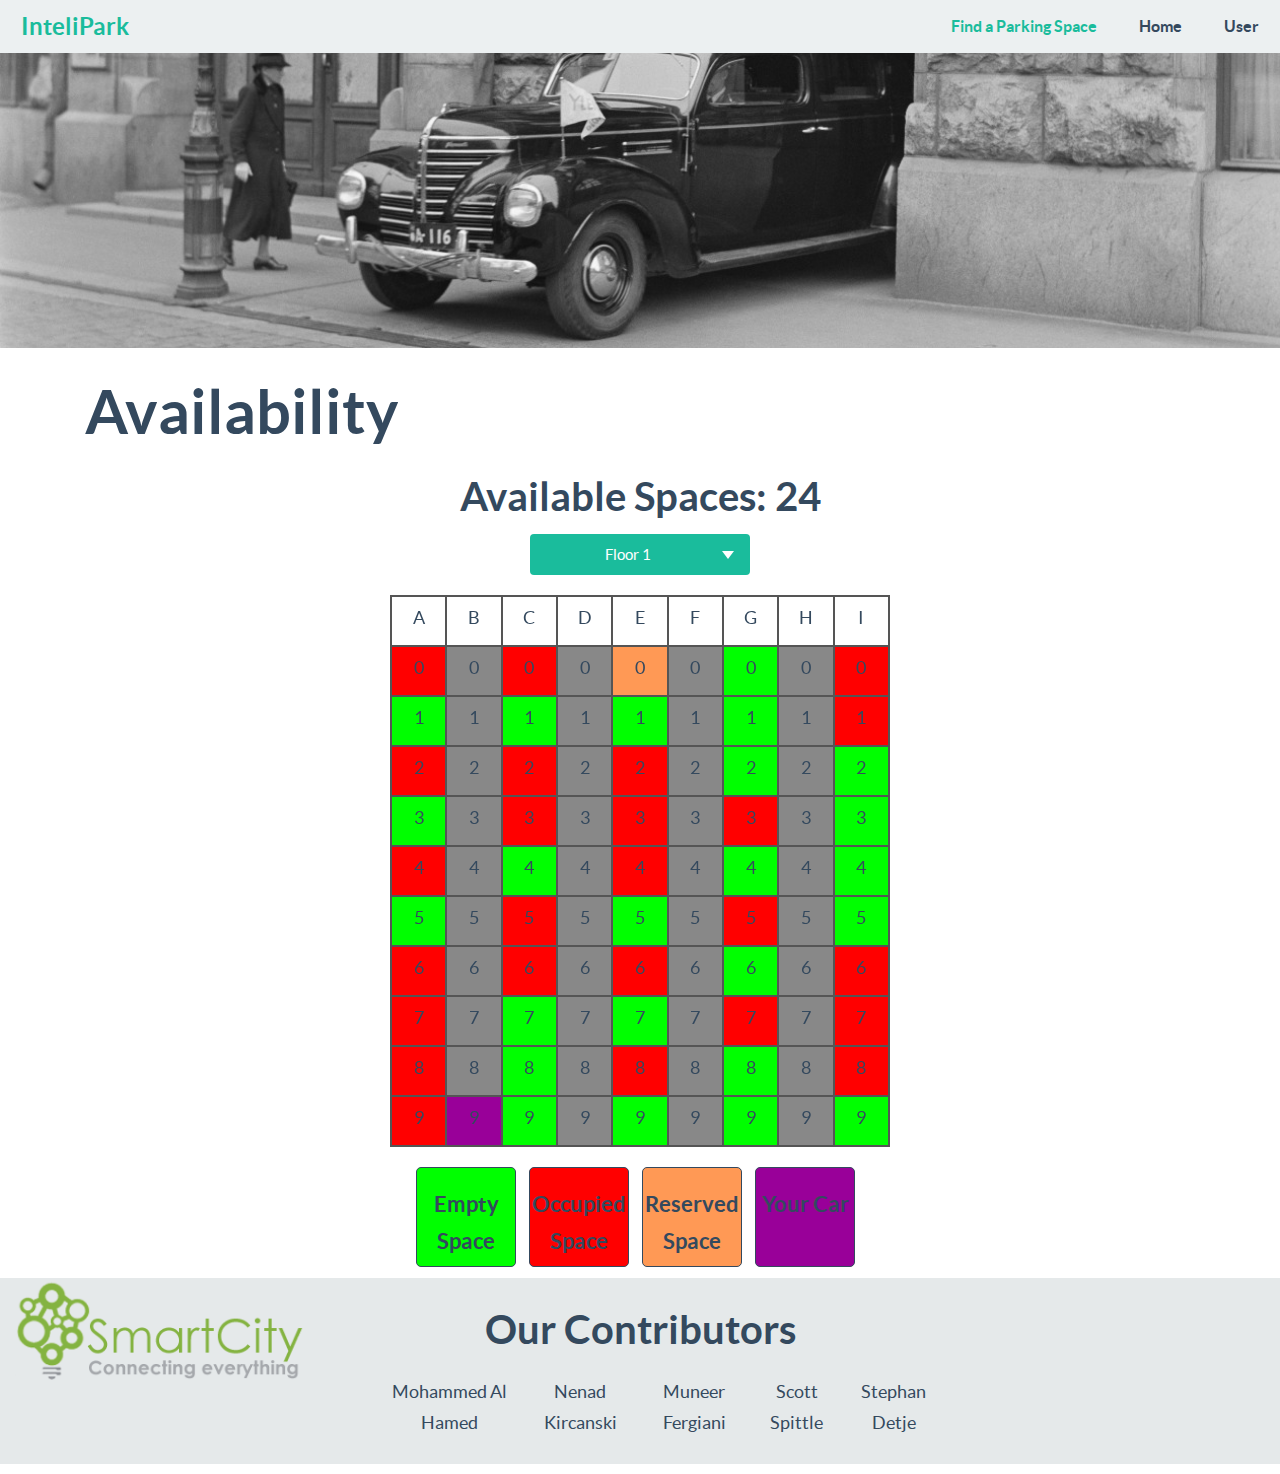
<file: index.html>
<!DOCTYPE html>
<html lang="en">
	<head>
		<meta charset="utf-8">
		<title>IntelliPark</title>
		<meta name="viewport" content="width=device-width, initial-scale=1.0">
		
		<!-- Loading Bootstrap -->
		<link href="css/vendor/bootstrap.min.css" rel="stylesheet">
		<!-- Loading Flat UI -->
		<link href="css/flat-ui.min.css" rel="stylesheet">
		<link rel="shortcut icon" href="img/favicon.ico">
		
		<link href="css/styles.css" rel="stylesheet">
		<!-- HTML5 shim, for IE6-8 support of HTML5 elements. All other JS at the end of file. -->
		<!--[if lt IE 9]>
		<script src="js/vendor/html5shiv.js"></script>
		<script src="js/vendor/respond.min.js"></script>
		<![endif]-->
		<script src="js/parkingModel.js"></script>
	</head>
	<body>
		
		<div class="navbar navbar-default navbar-fixed-top" role="navigation">
			<div class="container-fluid">
				<div class="navbar-header">
					<button type="button" class="navbar-toggle" data-toggle="collapse" data-target=".navbar-collapse">
					<span class="sr-only">Toggle navigation</span>
					</button>
					<a class="navbar-brand" href="#">InteliPark</a>
				</div>
				<div class="navbar-collapse collapse">
					<ul class="nav navbar-nav navbar-right">
						<li class="active"><a href="index.html">Find a Parking Space</a></li>
						<li><a href="index.html">Home</a></li>
						<li><a href="loginPage.html">User</a></li>
						<!--<li class="dropdown">
							<a href="#" class="dropdown-toggle" data-toggle="dropdown">Dropdown<b class="caret"></b></a>
							<ul class="dropdown-menu">
								<li><a href="userPreferences.html">Preferences</a></li>
								<li class="divider"></li>
							</ul>
						</li>-->
					</ul>
				</div>
				<!--/.nav-collapse -->
			</div>
		</div>
		<!--end of navbar-->
		<img id="banner" src="img/pictures/banner.png">
		<div class="container">
			<div class="col-lg-12">
         		<h1>Availability</h1>
				<h3 id="spaceCount">Available: 00</h3>
				<div class = "row">
					<div class = "col-sm-4 col-sm-offset-4 text-center">
						<select id="gridSelect" class="form-control select select-primary select-block mbl center" onchange="changeFunc();">
							<optgroup label="Floors">
								<option value="0">Floor 1</option>
								<option value="1">Floor 2</option>
								<option value="2">Floor 3</option>
							</optgroup>
						</select>
					</div>
				</div>
				<div id="detailPerspective">
					<!--parking table-->
					<table id="parkingTable" class="table responsive-table" align="center">
						<tbody>
						</tbody>
					</table>
				</div>
				<div class = "row">
					<div class="key col-sm-6 col-sm-offset-3 text-center">
						<ul>
							<li><span class="fui-checkbox-unchecked" style = "background-color:#0f0">Empty Space</span></li>
							<li><span class="fui-checkbox-unchecked" style = "background-color:#f00">Occupied Space</span></li>
							<li><span class="fui-checkbox-unchecked" style = "background-color:#f95">Reserved Space</span></li>
							<li><span class="fui-checkbox-unchecked" style = "background-color:#909">Your Car</span></li>
						</ul>
					</div>
				</div>
			</div>
		</div>
		<div id="footer">
			<div class="footerContainer">
				<img class="cityIcon col-md-3" src="img/smartCityIcon.png">
				<div class="contributorContainer col-md-6 ">
					<h3>Our Contributors</h3>
					<ul class="contributorList">
						<li>Mohammed Al Hamed</li>
						<li>Nenad Kircanski</li>
						<li>Muneer Fergiani</li>
						<li>Scott Spittle</li>
						<li>Stephan Detje</li>
					</ul>
				</div>
			</div>
		</div>
		
		<!-- jQuery (necessary for Flat UI's JavaScript plugins) -->
		<script src="js/vendor/jquery.min.js"></script>
		<!-- Include all compiled plugins (below), or include individual files as needed -->
		<script src="js/vendor/video.js"></script>
		<script src="js/flat-ui.min.js"></script>
		
		<script src = "js/carController.js"></script>
		<script src = "js/parkingSpace.js"></script>
		<script>
		$("select").select2({dropdownCssClass: 'dropdown-inverse'});
		function changeFunc(){
			 initializeParkingModel(rows, cols)
		}
		</script>
	</body>
</html>
</file>
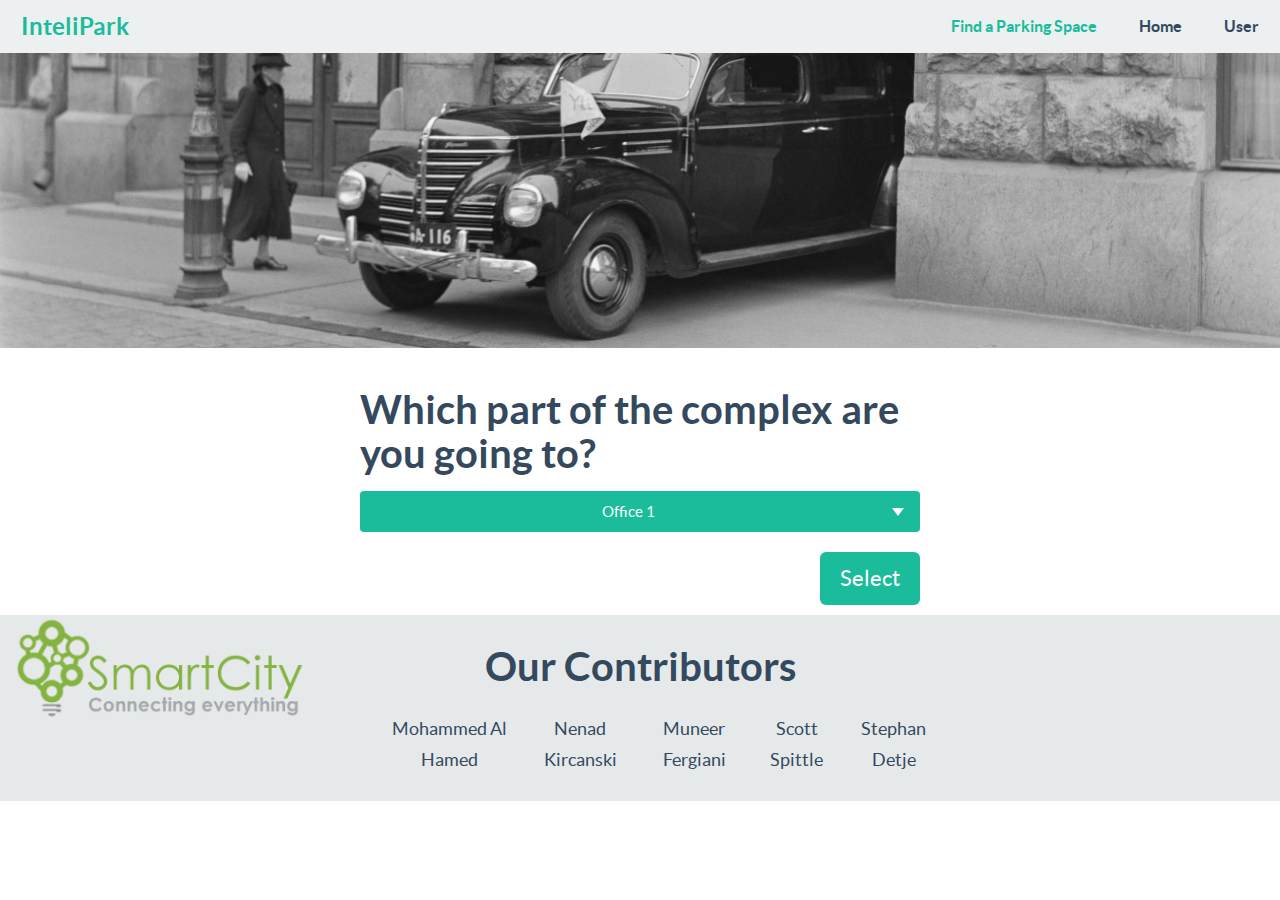
<file: destination.html>
<!DOCTYPE html>
<html lang="en">
  <head>
    <meta charset="utf-8">
    <title>IntelliPark</title>
    <meta name="viewport" content="width=device-width, initial-scale=1.0">
    
    <!-- Loading Bootstrap -->
    <link href="css/vendor/bootstrap.min.css" rel="stylesheet">
    <!-- Loading Flat UI -->
    <link href="css/flat-ui.min.css" rel="stylesheet">
    <link rel="shortcut icon" href="img/favicon.ico">
    
    <link href="css/styles.css" rel="stylesheet">
    <!-- HTML5 shim, for IE6-8 support of HTML5 elements. All other JS at the end of file. -->
    <!--[if lt IE 9]>
    <script src="js/vendor/html5shiv.js"></script>
    <script src="js/vendor/respond.min.js"></script>
    <![endif]-->
  </head>
  <body>
    
    <div class="navbar navbar-default navbar-fixed-top" role="navigation">
      <div class="container-fluid">
        <div class="navbar-header">
          <button type="button" class="navbar-toggle" data-toggle="collapse" data-target=".navbar-collapse">
          <span class="sr-only">Toggle navigation</span>
          </button>
          <a class="navbar-brand" href="#">InteliPark</a>
        </div>
        <div class="navbar-collapse collapse">
          <ul class="nav navbar-nav navbar-right">
            <li class="active"><a href="index.html">Find a Parking Space</a></li>
            <li><a href="index.html">Home</a></li>
            <li><a href="loginPage.html">User</a></li>
            <!--<li class="dropdown">
              <a href="#" class="dropdown-toggle" data-toggle="dropdown">Dropdown<b class="caret"></b></a>
              <ul class="dropdown-menu">
                <li><a href="userPreferences.html">Preferences</a></li>
                <li class="divider"></li>
              </ul>
            </li>-->
          </ul>
        </div>
        <!--/.nav-collapse -->
      </div>
    </div>
    <img id="banner" src="img/pictures/banner.png">
    <div class="wrapContent container">
      
      <div class = "row">
        <div class = "col-md-6 col-md-offset-3">
          
          
          <div class="form-group">
            <h3>Which part of the complex are you going to?</h3>
            
            <select class="form-control select select-primary select-block mbl text-center">
              <optgroup label="Offices">
                <option value="0">Office 1</option>
                <option value="1">Office 2</option>
              </optgroup>
            </select>
            <a href="mapScreen.html">
            <button class="btn btn-hg btn-primary pull-right">Select</button></a>

          </div>
          
        </div>
        
      </div>
    </div>
    <div id="footer">
      <div class="footerContainer">
        <img class="cityIcon col-md-3" src="img/smartCityIcon.png">
        <div class="contributorContainer col-md-6">
          <h3>Our Contributors</h3>
          <ul class="contributorList">
            <li>Mohammed Al Hamed</li>
            <li>Nenad Kircanski</li>
            <li>Muneer Fergiani</li>
            <li>Scott Spittle</li>
            <li>Stephan Detje</li>
          </ul>
        </div>
      </div>
    </div>
    
    <!-- jQuery (necessary for Flat UI's JavaScript plugins) -->
    <script src="js/vendor/jquery.min.js"></script>
    <!-- Include all compiled plugins (below), or include individual files as needed -->
    <script src="js/vendor/video.js"></script>
    <script src="js/flat-ui.min.js"></script>
    <script>$("select").select2({dropdownCssClass: 'dropdown-inverse'});
            $("option").onclick(function(){

            });
    </script>
    
    
  </body>
</html>
</file>
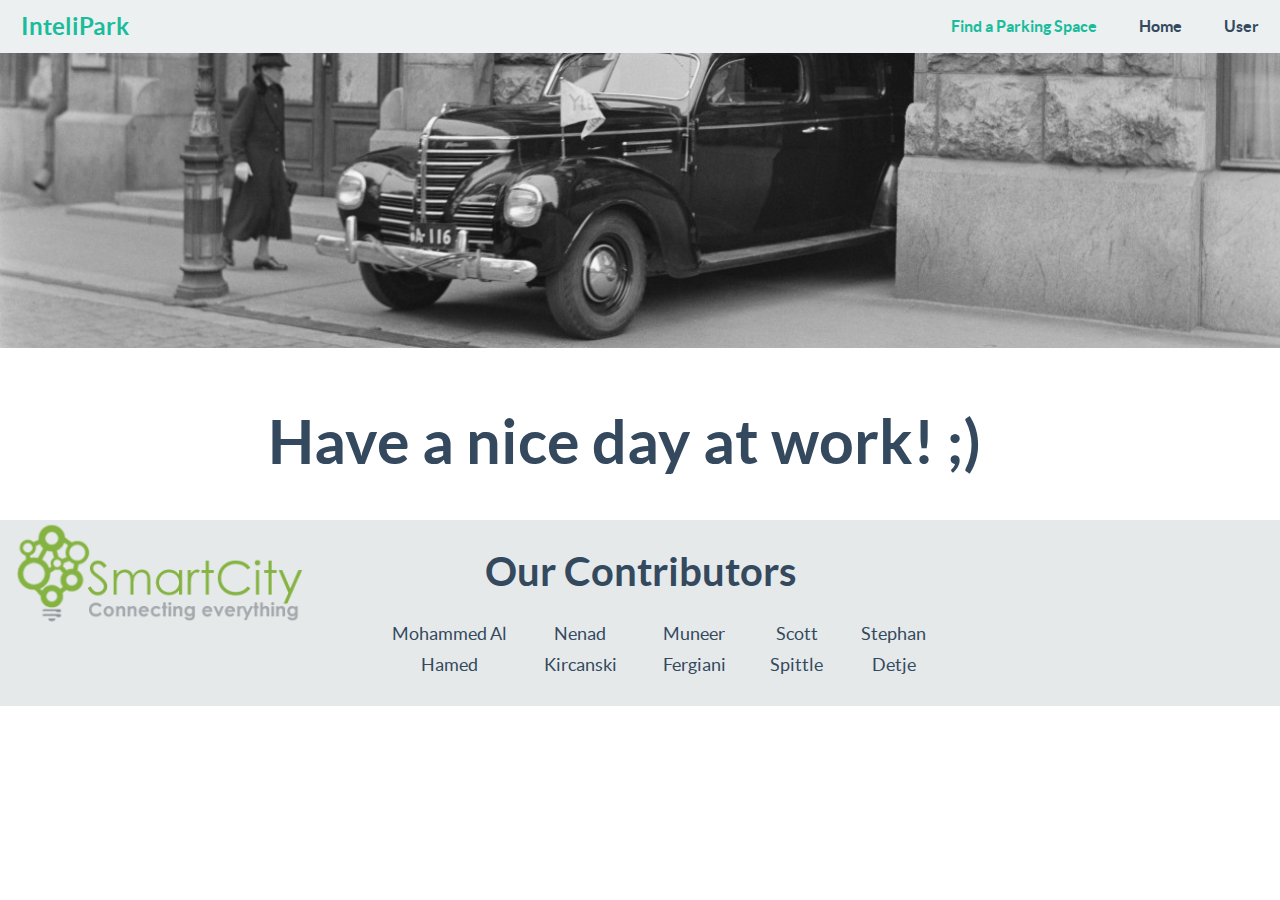
<file: endScreen.html>
<!DOCTYPE html>
<html lang="en">
  <head>
    <meta charset="utf-8">
    <title>IntelliPark</title>
    <meta name="viewport" content="width=device-width, initial-scale=1.0">
    
    <!-- Loading Bootstrap -->
    <link href="css/vendor/bootstrap.min.css" rel="stylesheet">
    <!-- Loading Flat UI -->
    <link href="css/flat-ui.min.css" rel="stylesheet">
    <link rel="shortcut icon" href="img/favicon.ico">
    
    <link href="css/styles.css" rel="stylesheet">
    <!-- HTML5 shim, for IE6-8 support of HTML5 elements. All other JS at the end of file. -->
    <!--[if lt IE 9]>
    <script src="js/vendor/html5shiv.js"></script>
    <script src="js/vendor/respond.min.js"></script>
    <![endif]-->
  </head>
  <body>
    <div class="navbar navbar-default navbar-fixed-top" role="navigation">
      <div class="container-fluid">
        <div class="navbar-header">
          <button type="button" class="navbar-toggle" data-toggle="collapse" data-target=".navbar-collapse">
          <span class="sr-only">Toggle navigation</span>
          </button>
          <a class="navbar-brand" href="#">InteliPark</a>
        </div>
        <div class="navbar-collapse collapse">
          <ul class="nav navbar-nav navbar-right">
            <li class="active"><a href="index.html">Find a Parking Space</a></li>
            <li><a href="index.html">Home</a></li>
            <li><a href="loginPage.html">User</a></li>
            <!--li class="dropdown">
              <a href="#" class="dropdown-toggle" data-toggle="dropdown">Dropdown<b class="caret"></b></a>
              <ul class="dropdown-menu">
                <li><a href="userPreferences.html">Preferences</a></li>
                <li class="divider"></li>
              </ul>
            </li>-->
          </ul>
        </div>
        <!--/.nav-collapse -->
      </div>
    </div>
    <img id="banner" src="img/pictures/banner.png">
    <div class="wrapContent">
      <div id ="registration" class = "container">
        <div class = "row">
          <div class = "col-md-8 col-md-offset-2">
            
            <h1>Have a nice day at work! ;)</h1>
            
            </a>
          </div>
        </div>
      </div>
    </div>

    <div id="footer">
      <div class="footerContainer">
        <img class="cityIcon col-md-3" src="img/smartCityIcon.png">
        <div class="contributorContainer col-md-6">
          <h3>Our Contributors</h3>
          <ul class="contributorList">
            <li>Mohammed Al Hamed</li>
            <li>Nenad Kircanski</li>
            <li>Muneer Fergiani</li>
            <li>Scott Spittle</li>
            <li>Stephan Detje</li>
          </ul>
        </div>
      </div>
    </div>
    
    <!-- jQuery (necessary for Flat UI's JavaScript plugins) -->
    <script src="js/vendor/jquery.min.js"></script>
    <!-- Include all compiled plugins (below), or include individual files as needed -->
    <script src="js/vendor/video.js"></script>
    <script src="js/flat-ui.min.js"></script>
    
  </body>
</html>
</file>
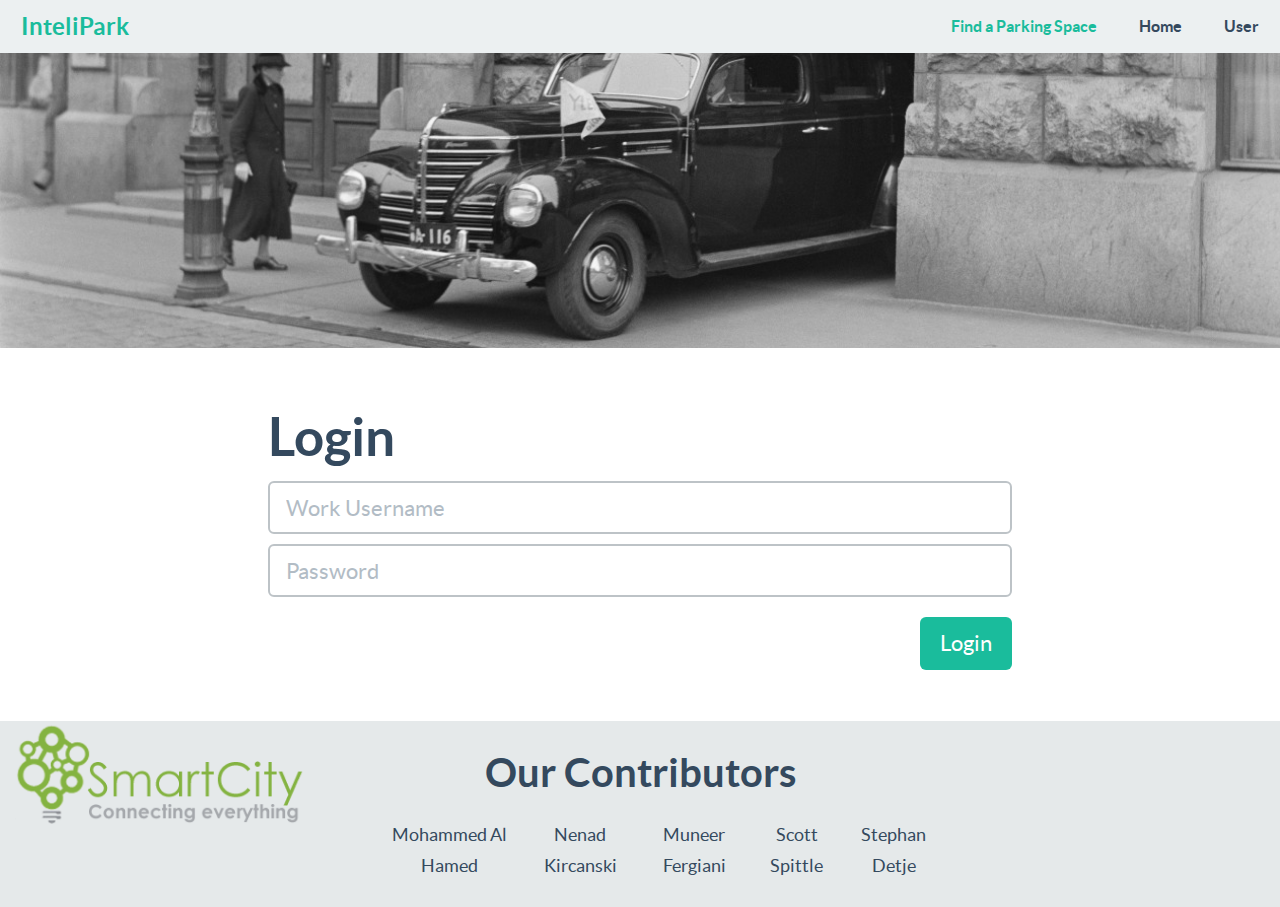
<file: loginPage.html>
<!DOCTYPE html>
<html lang="en">
  <head>
    <meta charset="utf-8">
    <title>IntelliPark</title>
    <meta name="viewport" content="width=device-width, initial-scale=1.0">

	
    <!-- Loading Bootstrap -->
    <link href="css/vendor/bootstrap.min.css" rel="stylesheet">

    <!-- Loading Flat UI -->
    <link href="css/flat-ui.min.css" rel="stylesheet">

    <link rel="shortcut icon" href="img/favicon.ico">
	
	<link href="css/styles.css" rel="stylesheet">
    <!-- HTML5 shim, for IE6-8 support of HTML5 elements. All other JS at the end of file. -->
    <!--[if lt IE 9]>
      <script src="js/vendor/html5shiv.js"></script>
      <script src="js/vendor/respond.min.js"></script>
    <![endif]-->

  </head>
  <body>
    
    <div class="navbar navbar-default navbar-fixed-top" role="navigation">
      <div class="container-fluid">
        <div class="navbar-header">
          <button type="button" class="navbar-toggle" data-toggle="collapse" data-target=".navbar-collapse">
          <span class="sr-only">Toggle navigation</span>
          </button>
          <a class="navbar-brand" href="#">InteliPark</a>
        </div>
        <div class="navbar-collapse collapse">
          <ul class="nav navbar-nav navbar-right">
            <li class="active"><a href="index.html">Find a Parking Space</a></li>
            <li><a href="index.html">Home</a></li>
            <li><a href="loginPage.html">User</a></li>
            <!--<li class="dropdown">
              <a href="#" class="dropdown-toggle" data-toggle="dropdown">Dropdown<b class="caret"></b></a>
              <ul class="dropdown-menu">
                <li><a href="userPreferences.html">Preferences</a></li>
                <li class="divider"></li>
              </ul>
            </li>-->
          </ul>
        </div>
        <!--/.nav-collapse -->
      </div>
    </div>

    <img id="banner" src="img/pictures/banner.png">

    <div class="wrapContent">
       <div id ="registration" class = "container">
          <div class = "row">
            <div class = "col-md-8 col-md-offset-2">
              
              
                <h2>Login</h2>
                <div class="form-group">
                  <input type="text" id = "user" placeholder="Work Username" class="form-control input-hg" />
                  <input type="password" placeholder="Password" class="form-control input-hg" />
                </div>
                <a href="destination.html"><button class="btn btn-hg btn-primary pull-right">
                Login
              </button>
              </a>
              
            </div>
          </div>
       </div>
    </div>

      <div id = "footer" class="footer container">
        <div  class = "row">
          <img class="col-md-3" src="img/smartCityIcon.png">
                  <div class="col-md-6 text-center">
                    <h3>Our Contributors</h3>
                    <ul class="contributorList">
                      <li>Mohammed Al Hamed</li>
                      <li>Nenad Kircanski</li>
                      <li>Muneer Fergiani</li>
                      <li>Scott Spittle</li>
                      <li>Stephan Detje</li>
                    </ul>
                </div>
        </div>
      </div>
	
    <!-- jQuery (necessary for Flat UI's JavaScript plugins) -->
    <script src="js/vendor/jquery.min.js"></script>
    <!-- Include all compiled plugins (below), or include individual files as needed -->
    <script src="js/vendor/video.js"></script>
    <script src="js/flat-ui.min.js"></script>
	   <script>
      $(".fade").hide(0).delay(500).fadeIn(3000);
    </script>
  </body>
</html>
</file>
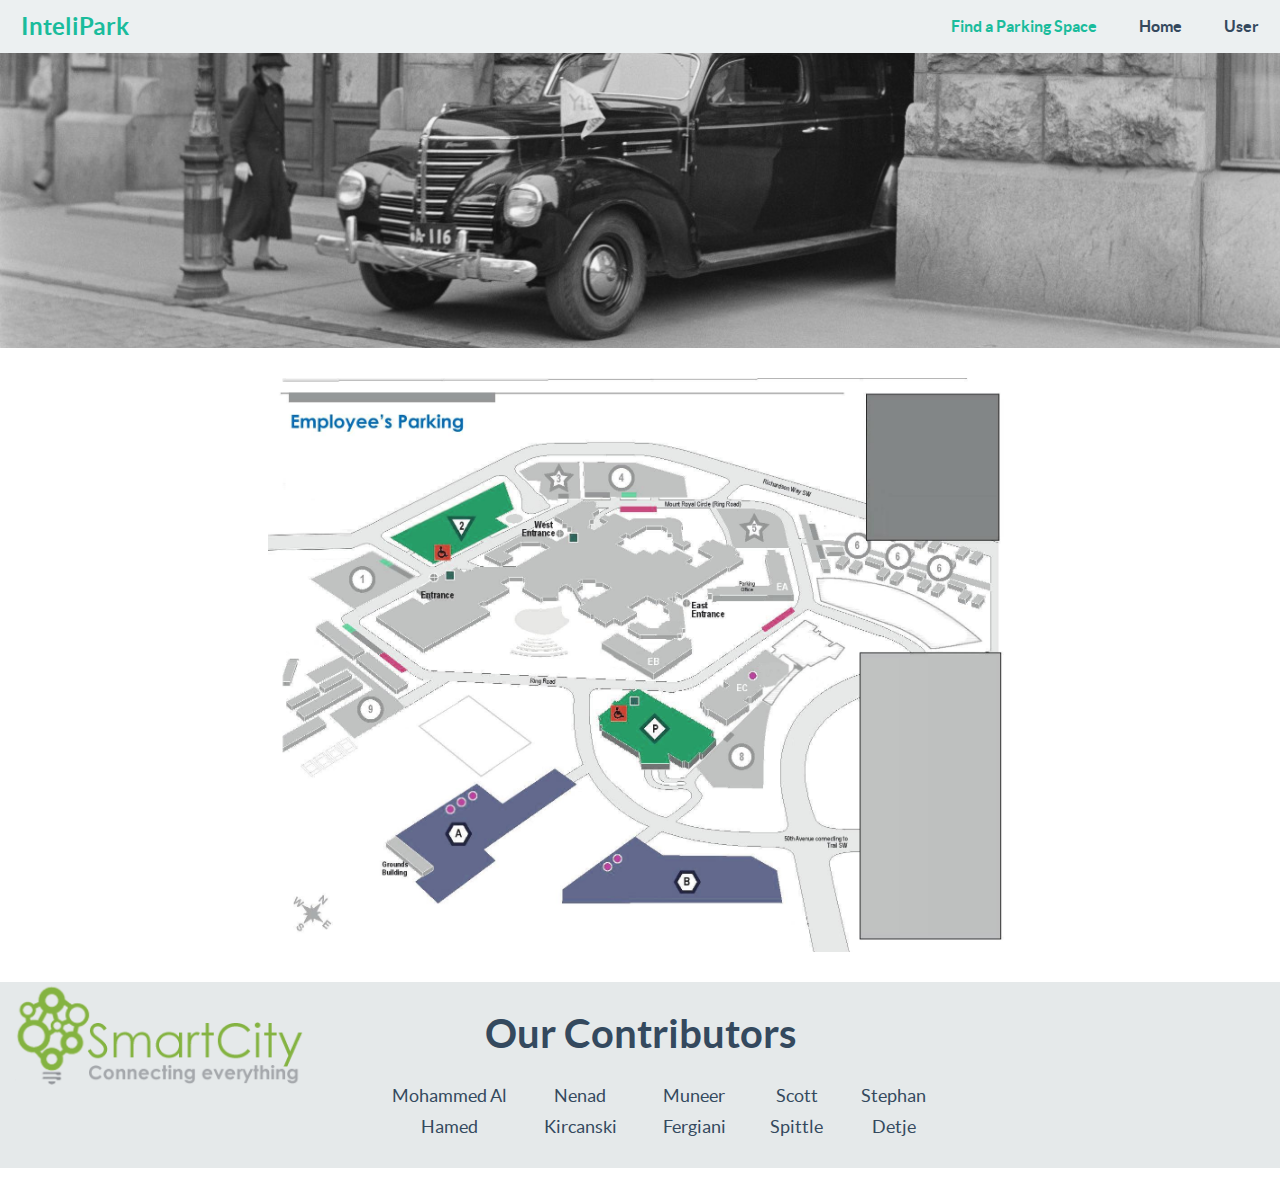
<file: mapScreen.html>
<!DOCTYPE html>
<html lang="en">
  <head>
    <meta charset="utf-8">
    <title>IntelliPark</title>
    <meta name="viewport" content="width=device-width, initial-scale=1.0">
    
    <!-- Loading Bootstrap -->
    <link href="css/vendor/bootstrap.min.css" rel="stylesheet">
    <!-- Loading Flat UI -->
    <link href="css/flat-ui.min.css" rel="stylesheet">
    <link rel="shortcut icon" href="img/favicon.ico">
    
    <link href="css/styles.css" rel="stylesheet">
    <!-- HTML5 shim, for IE6-8 support of HTML5 elements. All other JS at the end of file. -->
    <!--[if lt IE 9]>
    <script src="js/vendor/html5shiv.js"></script>
    <script src="js/vendor/respond.min.js"></script>
    <![endif]-->
    
  </head>
  <body>
    
    <div id="#wrapper">
        <div class="navbar navbar-default navbar-fixed-top" role="navigation">
          <div class="container-fluid">
            <div class="navbar-header">
              <button type="button" class="navbar-toggle" data-toggle="collapse" data-target=".navbar-collapse">
              <span class="sr-only">Toggle navigation</span>
              </button>
              <a class="navbar-brand" href="#">InteliPark</a>
            </div>
            <div class="navbar-collapse collapse">
              <ul class="nav navbar-nav navbar-right">
                <li class="active"><a href="index.html">Find a Parking Space</a></li>
                <li><a href="index.html">Home</a></li>
                <li><a href="loginPage.html">User</a></li>
                <!--<li class="dropdown">
                  <a href="#" class="dropdown-toggle" data-toggle="dropdown">Dropdown<b class="caret"></b></a>
                  <ul class="dropdown-menu">
                    <li><a href="userPreferences.html">Preferences</a></li>
                    <li class="divider"></li>
                  </ul>
                </li>-->
              </ul>
            </div>
            <!--/.nav-collapse -->
          </div>
        </div>
          <!--end of navbar-->
          <img id="banner" src="img/pictures/banner.png">
          <div class="wrapContent">
            <div id ="registration" class = "container">
              <div class = "row">
                <div class = "col-md-8 col-md-offset-2">
                  
                  <a href="index.html"><img class = "img-responsive" src="img/overviewMap.jpg"></a>
                  
                </div>
              </div>
            </div>
          </div>
          <div id="footer">
            <div class="footerContainer">
              <img class="cityIcon col-md-3" src="img/smartCityIcon.png">
              <div class="contributorContainer col-md-6">
                <h3>Our Contributors</h3>
                <ul class="contributorList">
                  <li>Mohammed Al Hamed</li>
                  <li>Nenad Kircanski</li>
                  <li>Muneer Fergiani</li>
                  <li>Scott Spittle</li>
                  <li>Stephan Detje</li>
                </ul>
              </div>
            </div>
          </div>
    </div>
    
    <!-- jQuery (necessary for Flat UI's JavaScript plugins) -->
    <script src="js/vendor/jquery.min.js"></script>
    <!-- Include all compiled plugins (below), or include individual files as needed -->
    <script src="js/vendor/video.js"></script>
    <script src="js/flat-ui.min.js"></script>
    <script >
    $(document).ready(function() {
      $('#wrapper').fadeIn();
    });

    window.addEventListener("keydown", function(e) {
    // space and arrow keys
    if([32, 37, 38, 39, 40].indexOf(e.keyCode) > -1) {
        e.preventDefault();
    }
}, false);
    </script>
    
    
  </body>
</html>
</file>
<file: css/styles.css>
html, body{
	//padding-top: 25px;
	height: 100%;
}

.navbar {
	margin-bottom: 0 !important;
}

/* Wrapper for page content to push down footer */
.wrapContent {
	
	height: auto;
	
	/* Pad bottom by footer height */
	padding: 10px;

}
.bg{
	background-color: #aaaa;
}
#wrapper { display: none; }

#registration{
	padding: 20px;
}

/* Set the fixed height of the footer here */
#footer {
	display: inline-table;
	height: 60px;
	width: 100%;
	background-color: #e5e9ea;
}

#banner {
	width: 100%;
	position: static;
}

.inactive {
	display: none;
}

.footerContainer{
	text-align: center;
	
	width: 100%;
}
#footer{
	background-color: #e5e9ea;

}

.contributorList{
	list-style-type: none;
	display: inline-flex;
}

.contributorList > li {
	padding: 1rem;
}
.table{
	text-align: center;
}

.freeSpace{
	background-color: #0f0;
}
.occupiedSpace{
	background-color: #f00;
}
.roadSpace{
	background-color: #888;
}
.reservedSpace{
	background-color: #f95;
	border: 3px dashed darkblue;
}

.userSpace{
	background-color: #909;
}

#spaceCount{
	text-align: center;
}


#parkingTable{
	max-width: 500px;
	padding: 10px;
}

td{
	width: 50px;
	height: 50px;
	border: solid 2px #555 !important;

}

#detailPerspective{
	//-webkit-transform: rotateX(35.5deg);
    -webkit-transform-style: preserve-3d;
}

#user{
	margin-bottom: 10px;
}

.key ul{
	list-style-type: none;
}

.fui-checkbox-unchecked {
	float: left;
	display: inline-block;
	width: 100px;
	height: 100px;
	padding: 18px 0;
	margin: 0 0.3em 0.5em 0.3em;
	color: none;
	border-radius: 5px;
	font-size: 1.2em;
	font-weight: 700;
	text-align: center;
	font-family: Lato,Helvetica,Arial,sans-serif;
	border: 1px solid #34495e;
}

.fui-checkbox-unchecked::before {
	display: none;
	background: none;
}

#slider {
	margin: 15px 0;
}

#prefFloorNum {
	font-weight: 700;
	font-family: 'Lato',Helvetica,Arial,sans-serif;
	font-size: 18px;
	color: #34495e;
}

#map_canvas {
	max-width: 800px;
	height: 500px;
	margin: 2.5em;
	border: 2px solid #34495e;
}
</file>
